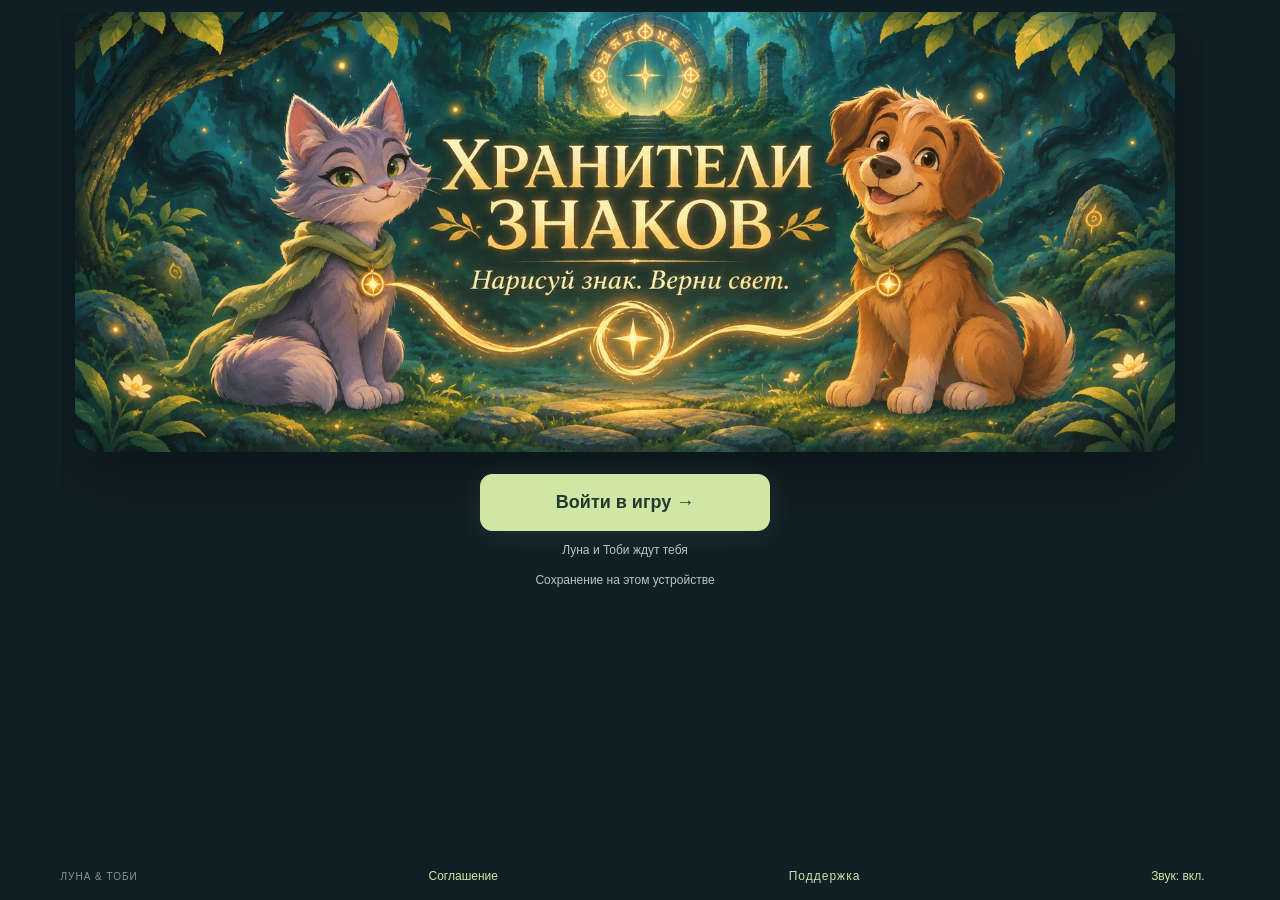
<file: index.html>
<!doctype html>
<html lang="ru"><head><meta charset="UTF-8"><meta name="referrer" content="no-referrer"><meta name="viewport" content="width=device-width,initial-scale=1,viewport-fit=cover"><meta name="theme-color" content="#101c2b"><title>Хранители знаков</title>  <script type="module" crossorigin src="./assets/main-Bxixu7jM.js"></script>
  <link rel="stylesheet" crossorigin href="./assets/main-Cn4_BwSu.css">
</head>
<body data-screen="title"><div id="app">
<header><a id="brand" href="#" aria-label="Главное меню">☾ <span>ХРАНИТЕЛИ ЗНАКОВ</span></a></header>
<main><section id="title-screen" aria-label="Заглавный экран"><h1 class="sr-only">Хранители знаков</h1><picture class="title-art"><source media="(max-width:700px)" srcset="./art/title-mobile.webp"><img src="./art/title-desktop.webp" alt="Луна и Тоби у волшебного портала. Хранители знаков. Нарисуй знак. Верни свет." fetchpriority="high"></picture><div class="title-actions"><button id="title-enter" class="primary" disabled>Войти в игру →</button><p>Луна и Тоби ждут тебя</p><p id="account-status" role="status"></p></div></section>
<section id="menu-screen" hidden aria-label="Главное меню">
 <div id="menu-home" class="menu-home"><div class="intro"><span class="eyebrow">ПЯТЬ МИРОВ · ОДНА ДРУЖБА</span><h1>Верни миру<br><em>его знаки.</em></h1><p id="menu-story">Чернильная буря погасила магию. Нарисуй свет — вместе с Луной и Тоби.</p><div id="portrait" aria-hidden="true">☾</div><div class="home-guardian-controls"><div class="home-toggle" role="group" aria-label="Хранитель"><button data-hero="luna" aria-pressed="false">☾ Луна</button><button data-hero="toby" aria-pressed="false">✦ Тоби</button></div><div class="home-toggle" role="group" aria-label="Облик хранителя"><button data-look="classic" aria-pressed="false">Классический</button><button data-look="detailed" aria-pressed="false">Детальный</button></div></div><p class="intro-foot">40 уровней · 5 боссов · бесконечное приключение</p></div>
 <div class="journey-actions" aria-label="Быстрый вход в приключение"><button id="quick-start" class="primary" disabled aria-describedby="quick-start-info"><span aria-hidden="true" class="journey-spark">✦</span><span id="quick-start-label">Продолжить путь</span><span aria-hidden="true">→</span></button><p id="quick-start-info" role="status"></p><button id="customize-journey" aria-controls="journey-settings"><svg class="journey-compass" aria-hidden="true" viewBox="0 0 40 40" fill="none"><circle cx="20" cy="20" r="16" stroke="currentColor" stroke-width="1.5"/><path d="m26 14-4 8-8 4 4-8 8-4Z" stroke="currentColor" stroke-width="1.5"/><path d="M20 1v5m0 28v5M1 20h5m28 0h5" stroke="currentColor" stroke-width="1.5"/></svg><span>Выбрать свой путь</span> <span aria-hidden="true">→</span></button></div></div>
 <div class="menu-card" id="journey-settings" hidden tabindex="-1" aria-label="Настройки приключения"><button class="menu-back" id="journey-back">← Главный выбор</button><span class="eyebrow">ТВОЁ ПУТЕШЕСТВИЕ</span><h2>Выбери свой путь</h2><button id="hero-open" aria-controls="guardian-settings">Выбрать хранителя <span id="hero-summary"></span> →</button><div class="menu-navigation"><div><label for="chapter">Глава</label><select id="chapter"></select></div><div><label for="mode">Режим</label><select id="mode"><option value="campaign">История</option><option value="challenge" disabled>Испытание «Без способностей» · после главы 4</option><option value="endless" disabled>Бесконечность · после финала</option></select></div></div><div id="level-grid" aria-label="Уровни главы"></div><p id="level-info"></p>
 <div id="unlocks"></div><div class="menu-actions"><button id="start" class="primary" disabled>Подключаемся…</button><button id="profile-open" class="profile-link">Профиль и достижения →</button></div><details class="volume-settings"><summary>Громкость</summary>
 <label for="volume-music">Музыка <output for="volume-music">25%</output></label><input type="range" id="volume-music" min="0" max="100" value="25">
 <label for="volume-effects">Эффекты <output for="volume-effects">10%</output></label><input type="range" id="volume-effects" min="0" max="100" value="10">
 </details><p id="sync-state" role="status"></p>
 </div>
 <details class="guide" hidden><summary>Как рисовать магию</summary><div class="signs">— &nbsp; | &nbsp; ∧ &nbsp; V &nbsp; ○</div><p>Рисуй мышью или пальцем на поле. Первый знак над головой врага — нужное заклинание. Один жест действует на всех с таким знаком. Ошибка прерывает комбо, но не снимает сердца. Знаки двигаются вместе с врагами. Цепочку читай слева направо, затем переходи к следующей строке.</p><div id="rare-guide"></div><p>При поражении можно добровольно посмотреть рекламу и восстановить 5 сердец один раз за попытку, если площадка предлагает ролик. Без рекламы можно сразу начать новую попытку.</p></details>
 <div class="menu-card" id="guardian-settings" hidden tabindex="-1" aria-label="Выбор хранителя"><button class="menu-back" id="guardian-back">← К выбору пути</button><span class="eyebrow">ТВОЙ ХРАНИТЕЛЬ</span><div id="guardian-portrait" class="guardian-portrait" aria-hidden="true"></div><h2>Выбери хранителя</h2><div id="heroes"><button data-hero="luna">☾ Луна <small>кошка</small></button><button data-hero="toby">✦ Тоби <small>собака</small></button></div><p class="muted">Разный характер. Одинаковая магия.</p>
 <fieldset id="appearance"><legend>Облик хранителя</legend><div class="appearance-options"><button data-look="classic" aria-pressed="true">Классический</button><button data-look="detailed" aria-pressed="false">Детальный</button></div><p class="muted">Только внешний вид — магия остаётся прежней.</p></fieldset><button id="guardian-done" class="primary">Готово →</button></div>
</section>
<section id="battle-screen" hidden aria-label="Бой"><div class="battle-bar"><div><strong id="health">♥♥♥♥♥</strong><span id="battle-title"></span></div><div><span id="score">0</span><button type="button" id="battle-sound" aria-label="Звук">🔊</button><button id="pause">Пауза</button><button id="menu">Меню</button></div></div><div id="game"></div><div class="battle-bottom"><div id="abilities"><button data-ability="shield">Щит</button><button data-ability="slow">Часы</button><button data-ability="flash">Вспышка</button></div><p id="status" role="status">Рисуй первый знак</p></div></section>
<section id="results-screen" hidden role="dialog" aria-modal="true" aria-labelledby="result-title"><span class="eyebrow" id="result-kicker"></span><h1 id="result-title"></h1><p id="result-story"></p><div class="result-stats"><div><strong id="result-score"></strong><span>очков</span></div><div><strong id="result-combo"></strong><span>лучшая серия</span></div><div><strong id="result-health"></strong><span>сердец</span></div></div><p id="countdown" role="status"></p><div id="new-achievements" role="status"></div><div class="result-actions"><button id="next" class="primary">Далее</button><button id="result-menu">В меню</button></div></section>
<section id="profile-screen" hidden aria-label="Профиль игрока"><div class="profile-heading"><div><span class="eyebrow">ТВОЯ ИСТОРИЯ</span><h1>Профиль хранителя</h1></div><button id="profile-back">В меню</button></div><p id="profile-identity"></p><p id="profile-consent"></p><p id="profile-sync-status" role="status"></p><button id="profile-sync">Обновить с другого устройства</button><p class="muted">Подробная статистика учитывается с этого обновления. Пройденные главы и рекорды сохранены.</p><label for="profile-hero">Статистика</label><select id="profile-hero"><option value="">Все хранители</option><option value="luna">Луна</option><option value="toby">Тоби</option></select><div id="profile-stats" class="profile-stats"></div><h2>Достижения <span id="achievement-count"></span></h2><p class="muted">Достижения общие для профиля. Они не дают преимуществ в бою.</p><div id="achievements"></div></section></main><footer>ЛУНА & ТОБИ <button id="license-open" class="text-button">Соглашение</button><a class="text-button" href="https://vk.ru/signwatcher" target="_blank" rel="noopener noreferrer">Поддержка</a><button class="text-button" id="music-toggle" type="button">Музыка</button></footer></div></body></html>
</file>
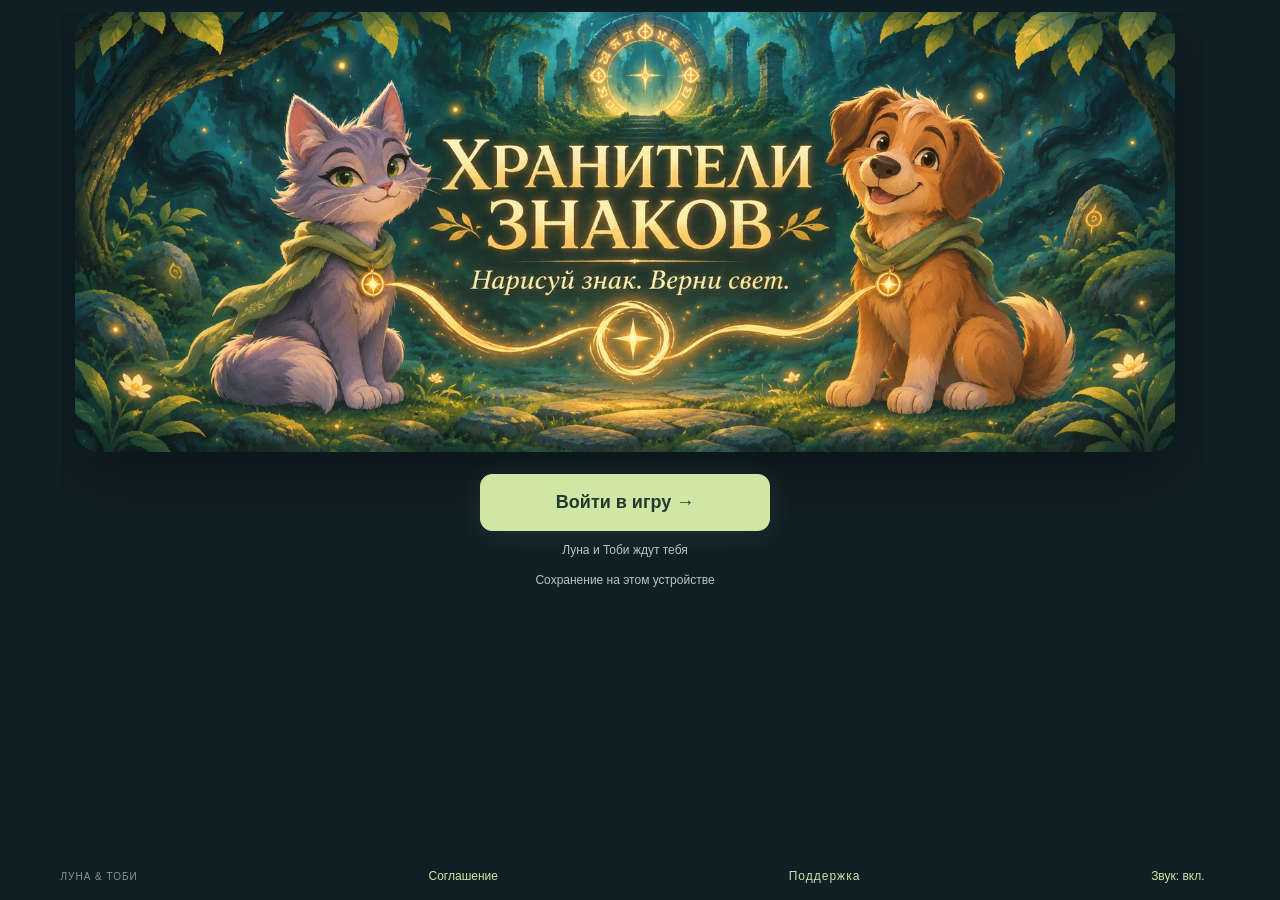
<file: desktop.html>
<!doctype html>
<html lang="ru"><head><meta charset="UTF-8"><meta name="referrer" content="no-referrer"><meta name="viewport" content="width=device-width,initial-scale=1,viewport-fit=cover"><meta name="theme-color" content="#101c2b"><title>Хранители знаков</title>  <script type="module" crossorigin src="./assets/main-Bxixu7jM.js"></script>
  <link rel="stylesheet" crossorigin href="./assets/main-Cn4_BwSu.css">
</head>
<body data-screen="title"><div id="app">
<header><a id="brand" href="#" aria-label="Главное меню">☾ <span>ХРАНИТЕЛИ ЗНАКОВ</span></a></header>
<main><section id="title-screen" aria-label="Заглавный экран"><h1 class="sr-only">Хранители знаков</h1><picture class="title-art"><source media="(max-width:700px)" srcset="./art/title-mobile.webp"><img src="./art/title-desktop.webp" alt="Луна и Тоби у волшебного портала. Хранители знаков. Нарисуй знак. Верни свет." fetchpriority="high"></picture><div class="title-actions"><button id="title-enter" class="primary" disabled>Войти в игру →</button><p>Луна и Тоби ждут тебя</p><p id="account-status" role="status"></p></div></section>
<section id="menu-screen" hidden aria-label="Главное меню">
 <div id="menu-home" class="menu-home"><div class="intro"><span class="eyebrow">ПЯТЬ МИРОВ · ОДНА ДРУЖБА</span><h1>Верни миру<br><em>его знаки.</em></h1><p id="menu-story">Чернильная буря погасила магию. Нарисуй свет — вместе с Луной и Тоби.</p><div id="portrait" aria-hidden="true">☾</div><div class="home-guardian-controls"><div class="home-toggle" role="group" aria-label="Хранитель"><button data-hero="luna" aria-pressed="false">☾ Луна</button><button data-hero="toby" aria-pressed="false">✦ Тоби</button></div><div class="home-toggle" role="group" aria-label="Облик хранителя"><button data-look="classic" aria-pressed="false">Классический</button><button data-look="detailed" aria-pressed="false">Детальный</button></div></div><p class="intro-foot">40 уровней · 5 боссов · бесконечное приключение</p></div>
 <div class="journey-actions" aria-label="Быстрый вход в приключение"><button id="quick-start" class="primary" disabled aria-describedby="quick-start-info"><span aria-hidden="true" class="journey-spark">✦</span><span id="quick-start-label">Продолжить путь</span><span aria-hidden="true">→</span></button><p id="quick-start-info" role="status"></p><button id="customize-journey" aria-controls="journey-settings"><svg class="journey-compass" aria-hidden="true" viewBox="0 0 40 40" fill="none"><circle cx="20" cy="20" r="16" stroke="currentColor" stroke-width="1.5"/><path d="m26 14-4 8-8 4 4-8 8-4Z" stroke="currentColor" stroke-width="1.5"/><path d="M20 1v5m0 28v5M1 20h5m28 0h5" stroke="currentColor" stroke-width="1.5"/></svg><span>Выбрать свой путь</span> <span aria-hidden="true">→</span></button></div></div>
 <div class="menu-card" id="journey-settings" hidden tabindex="-1" aria-label="Настройки приключения"><button class="menu-back" id="journey-back">← Главный выбор</button><span class="eyebrow">ТВОЁ ПУТЕШЕСТВИЕ</span><h2>Выбери свой путь</h2><button id="hero-open" aria-controls="guardian-settings">Выбрать хранителя <span id="hero-summary"></span> →</button><div class="menu-navigation"><div><label for="chapter">Глава</label><select id="chapter"></select></div><div><label for="mode">Режим</label><select id="mode"><option value="campaign">История</option><option value="challenge" disabled>Испытание «Без способностей» · после главы 4</option><option value="endless" disabled>Бесконечность · после финала</option></select></div></div><div id="level-grid" aria-label="Уровни главы"></div><p id="level-info"></p>
 <div id="unlocks"></div><div class="menu-actions"><button id="start" class="primary" disabled>Подключаемся…</button><button id="profile-open" class="profile-link">Профиль и достижения →</button></div><details class="volume-settings"><summary>Громкость</summary>
 <label for="volume-music">Музыка <output for="volume-music">25%</output></label><input type="range" id="volume-music" min="0" max="100" value="25">
 <label for="volume-effects">Эффекты <output for="volume-effects">10%</output></label><input type="range" id="volume-effects" min="0" max="100" value="10">
 </details><p id="sync-state" role="status"></p>
 </div>
 <details class="guide" hidden><summary>Как рисовать магию</summary><div class="signs">— &nbsp; | &nbsp; ∧ &nbsp; V &nbsp; ○</div><p>Рисуй мышью или пальцем на поле. Первый знак над головой врага — нужное заклинание. Один жест действует на всех с таким знаком. Ошибка прерывает комбо, но не снимает сердца. Знаки двигаются вместе с врагами. Цепочку читай слева направо, затем переходи к следующей строке.</p><div id="rare-guide"></div><p>При поражении можно добровольно посмотреть рекламу и восстановить 5 сердец один раз за попытку, если площадка предлагает ролик. Без рекламы можно сразу начать новую попытку.</p></details>
 <div class="menu-card" id="guardian-settings" hidden tabindex="-1" aria-label="Выбор хранителя"><button class="menu-back" id="guardian-back">← К выбору пути</button><span class="eyebrow">ТВОЙ ХРАНИТЕЛЬ</span><div id="guardian-portrait" class="guardian-portrait" aria-hidden="true"></div><h2>Выбери хранителя</h2><div id="heroes"><button data-hero="luna">☾ Луна <small>кошка</small></button><button data-hero="toby">✦ Тоби <small>собака</small></button></div><p class="muted">Разный характер. Одинаковая магия.</p>
 <fieldset id="appearance"><legend>Облик хранителя</legend><div class="appearance-options"><button data-look="classic" aria-pressed="true">Классический</button><button data-look="detailed" aria-pressed="false">Детальный</button></div><p class="muted">Только внешний вид — магия остаётся прежней.</p></fieldset><button id="guardian-done" class="primary">Готово →</button></div>
</section>
<section id="battle-screen" hidden aria-label="Бой"><div class="battle-bar"><div><strong id="health">♥♥♥♥♥</strong><span id="battle-title"></span></div><div><span id="score">0</span><button type="button" id="battle-sound" aria-label="Звук">🔊</button><button id="pause">Пауза</button><button id="menu">Меню</button></div></div><div id="game"></div><div class="battle-bottom"><div id="abilities"><button data-ability="shield">Щит</button><button data-ability="slow">Часы</button><button data-ability="flash">Вспышка</button></div><p id="status" role="status">Рисуй первый знак</p></div></section>
<section id="results-screen" hidden role="dialog" aria-modal="true" aria-labelledby="result-title"><span class="eyebrow" id="result-kicker"></span><h1 id="result-title"></h1><p id="result-story"></p><div class="result-stats"><div><strong id="result-score"></strong><span>очков</span></div><div><strong id="result-combo"></strong><span>лучшая серия</span></div><div><strong id="result-health"></strong><span>сердец</span></div></div><p id="countdown" role="status"></p><div id="new-achievements" role="status"></div><div class="result-actions"><button id="next" class="primary">Далее</button><button id="result-menu">В меню</button></div></section>
<section id="profile-screen" hidden aria-label="Профиль игрока"><div class="profile-heading"><div><span class="eyebrow">ТВОЯ ИСТОРИЯ</span><h1>Профиль хранителя</h1></div><button id="profile-back">В меню</button></div><p id="profile-identity"></p><p id="profile-consent"></p><p id="profile-sync-status" role="status"></p><button id="profile-sync">Обновить с другого устройства</button><p class="muted">Подробная статистика учитывается с этого обновления. Пройденные главы и рекорды сохранены.</p><label for="profile-hero">Статистика</label><select id="profile-hero"><option value="">Все хранители</option><option value="luna">Луна</option><option value="toby">Тоби</option></select><div id="profile-stats" class="profile-stats"></div><h2>Достижения <span id="achievement-count"></span></h2><p class="muted">Достижения общие для профиля. Они не дают преимуществ в бою.</p><div id="achievements"></div></section></main><footer>ЛУНА & ТОБИ <button id="license-open" class="text-button">Соглашение</button><a class="text-button" href="https://vk.ru/signwatcher" target="_blank" rel="noopener noreferrer">Поддержка</a><button class="text-button" id="music-toggle" type="button">Музыка</button></footer></div></body></html>
</file>
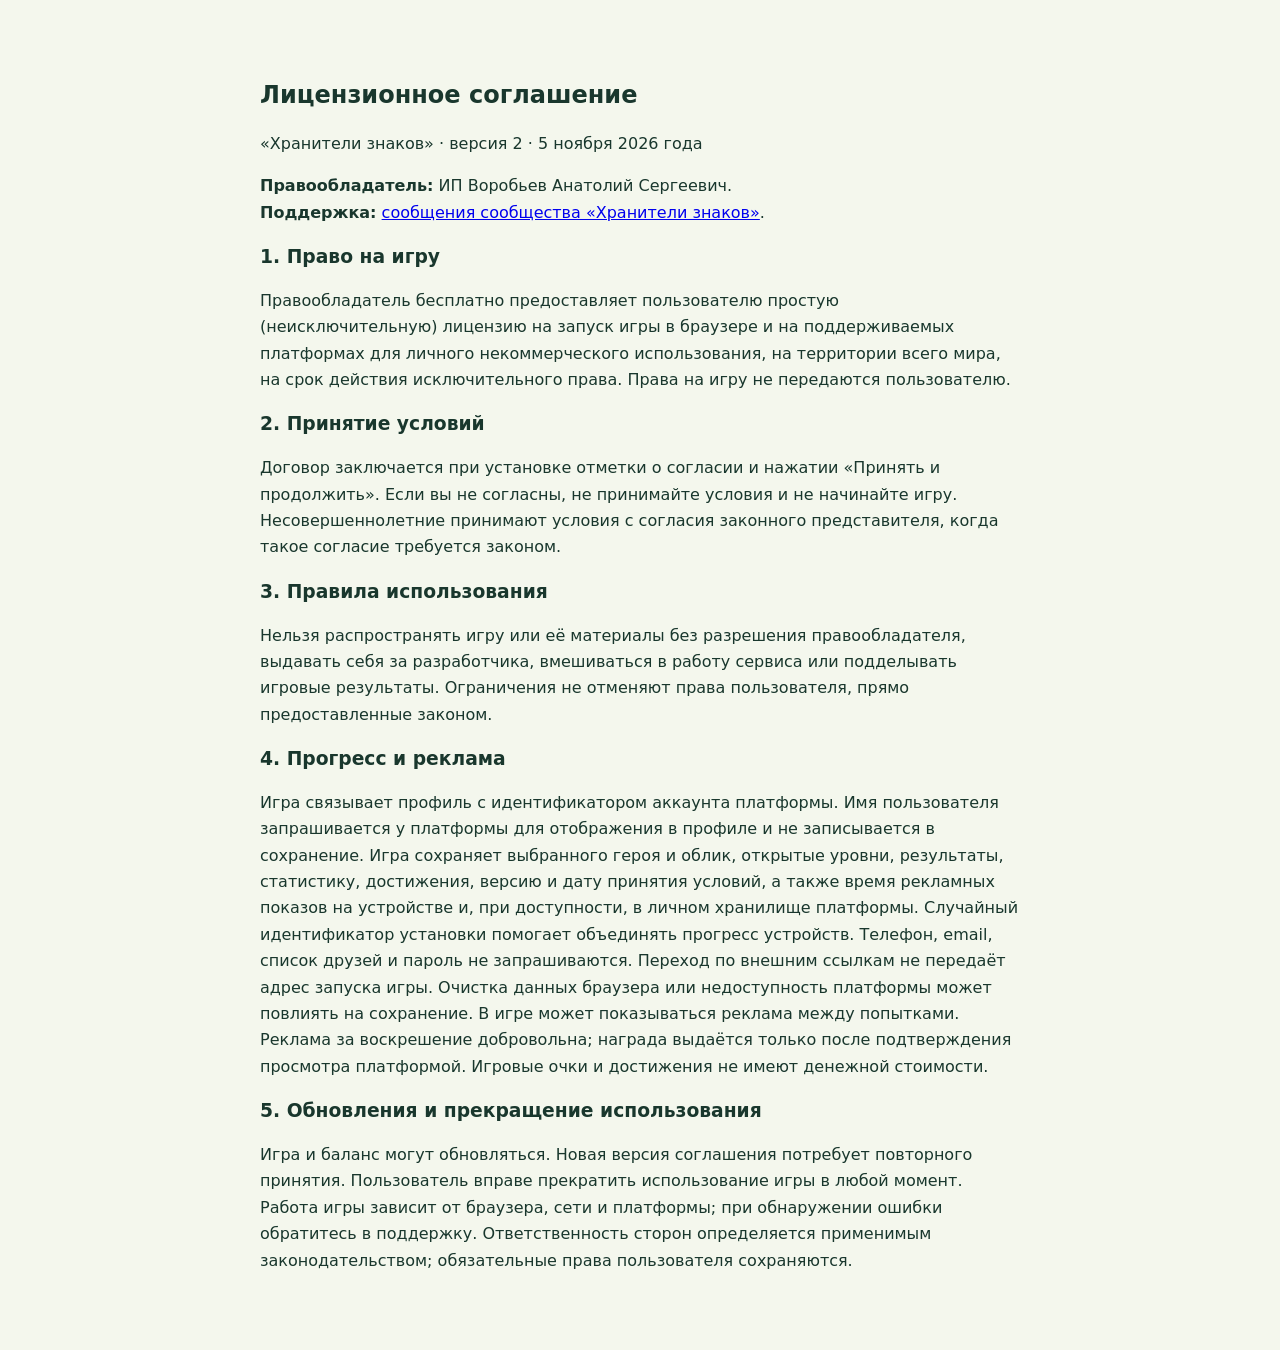
<file: license.html>
<!doctype html><html lang="ru"><meta charset="utf-8"><meta name="referrer" content="no-referrer"><meta name="viewport" content="width=device-width,initial-scale=1"><title>Соглашение — Хранители знаков</title><style>body{max-width:760px;margin:40px auto;padding:20px;font:16px/1.65 system-ui;color:#19372d;background:#f4f7ed}h2,h3{line-height:1.3}</style><main><h2>Лицензионное соглашение</h2><p>«Хранители знаков» · версия 2 · 5 ноября 2026 года</p>
<p><strong>Правообладатель:</strong> ИП Воробьев Анатолий Сергеевич.<br><strong>Поддержка:</strong> <a href="https://vk.ru/signwatcher" target="_blank" rel="noopener noreferrer">сообщения сообщества «Хранители знаков»</a>.</p>
<h3>1. Право на игру</h3><p>Правообладатель бесплатно предоставляет пользователю простую (неисключительную) лицензию на запуск игры в браузере и на поддерживаемых платформах для личного некоммерческого использования, на территории всего мира, на срок действия исключительного права. Права на игру не передаются пользователю.</p>
<h3>2. Принятие условий</h3><p>Договор заключается при установке отметки о согласии и нажатии «Принять и продолжить». Если вы не согласны, не принимайте условия и не начинайте игру. Несовершеннолетние принимают условия с согласия законного представителя, когда такое согласие требуется законом.</p>
<h3>3. Правила использования</h3><p>Нельзя распространять игру или её материалы без разрешения правообладателя, выдавать себя за разработчика, вмешиваться в работу сервиса или подделывать игровые результаты. Ограничения не отменяют права пользователя, прямо предоставленные законом.</p>
<h3>4. Прогресс и реклама</h3><p>Игра связывает профиль с идентификатором аккаунта платформы. Имя пользователя запрашивается у платформы для отображения в профиле и не записывается в сохранение. Игра сохраняет выбранного героя и облик, открытые уровни, результаты, статистику, достижения, версию и дату принятия условий, а также время рекламных показов на устройстве и, при доступности, в личном хранилище платформы. Случайный идентификатор установки помогает объединять прогресс устройств. Телефон, email, список друзей и пароль не запрашиваются. Переход по внешним ссылкам не передаёт адрес запуска игры. Очистка данных браузера или недоступность платформы может повлиять на сохранение. В игре может показываться реклама между попытками. Реклама за воскрешение добровольна; награда выдаётся только после подтверждения просмотра платформой. Игровые очки и достижения не имеют денежной стоимости.</p>
<h3>5. Обновления и прекращение использования</h3><p>Игра и баланс могут обновляться. Новая версия соглашения потребует повторного принятия. Пользователь вправе прекратить использование игры в любой момент. Работа игры зависит от браузера, сети и платформы; при обнаружении ошибки обратитесь в поддержку. Ответственность сторон определяется применимым законодательством; обязательные права пользователя сохраняются.</p></main></html>
</file>
<file: assets/main-Cn4_BwSu.css>
*{box-sizing:border-box}[hidden]{display:none!important}:root{font-family:Segoe UI,Arial,sans-serif;color:#eaf1df;background:var(--page)}body{margin:0}button,select{font:inherit;color:inherit}button{cursor:pointer;border:1px solid var(--border);border-radius:12px;background:var(--button);padding:12px 18px}button:hover{border-color:var(--accent);background:var(--selected)}button:disabled{opacity:.4;cursor:default}button:focus-visible,select:focus-visible,a:focus-visible{outline:3px solid #d1e8ab;outline-offset:3px}#app{max-width:1180px;margin:auto;padding:22px}header,footer{display:flex;justify-content:space-between;align-items:center}header{margin-bottom:24px;font-size:12px;color:#a1b6b2;letter-spacing:2px}#brand{color:var(--accent);text-decoration:none;font-weight:700;display:flex;align-items:center;gap:12px;font-size:22px}#brand span{font-size:12px}h1,h2{font-family:Georgia,serif;font-weight:400}h1{font-size:clamp(36px,5vw,62px);line-height:1.12;margin:20px 0}h1 em{font-style:normal;color:var(--accent)}h2{font-size:28px;margin:14px 0 22px}p{line-height:1.65;color:var(--muted)}.eyebrow{font-size:10px;font-weight:700;letter-spacing:3px;color:var(--accent)}#menu-screen{display:grid;grid-template-columns:1fr 1fr;gap:26px}.intro{border-radius:24px;background:radial-gradient(ellipse at 50% 65%,var(--glow),var(--intro) 60%,var(--deep));padding:42px;position:relative;overflow:hidden}.intro p{font-size:15px}.intro-foot{font-size:11px!important;position:absolute;bottom:15px;left:42px}.menu-card{padding:30px 34px;background:var(--panel);border:1px solid var(--border);border-radius:24px}#portrait{height:180px;width:180px;border:1px solid var(--border);border-radius:50%;margin:40px auto 65px;display:grid;place-items:center;color:var(--accent);font-size:110px;box-shadow:0 0 0 24px #d1e6af08,0 0 0 54px #d1e6af04}#heroes{display:flex;gap:10px}#heroes button{flex:1;font-size:20px;text-align:left}small{display:block;color:var(--muted);font-size:11px;margin-top:5px}.selected{background:var(--selected)!important;border-color:var(--accent)!important}.muted{font-size:12px;margin:10px 0 18px}label{font-size:12px;color:var(--muted);display:block;margin:13px 0 7px}select{width:100%;border-radius:10px;border:1px solid var(--border);background:var(--button);padding:12px}#level-grid{display:grid;grid-template-columns:repeat(8,1fr);gap:5px;margin-top:16px}#level-grid button{padding:10px 0;font-size:13px;position:relative}#level-grid .complete:after{content:"·";color:#cce8a1;position:absolute;bottom:-1px;left:45%}#level-info,#unlocks,#sync-state{font-size:12px;margin:10px 0}#unlocks{color:var(--accent)}.primary{background:var(--accent);color:var(--ink);font-weight:700;border-color:var(--accent)}.primary:hover{background:var(--accent-hover)}#start{width:100%;margin-top:15px;padding:16px}.check{display:flex;gap:8px;align-items:center}.check input{accent-color:#b9d28c;width:17px;height:17px}.guide{grid-column:1/-1;border-top:1px solid var(--border);padding:20px 0;color:var(--muted)}.guide summary{cursor:pointer;font-size:14px}.guide p{max-width:760px;font-size:14px}.signs{font-size:28px;color:var(--accent);margin-top:18px}footer{font-size:10px;letter-spacing:2px;color:#7f9b98;padding-top:24px}.battle-bar{display:flex;justify-content:space-between;align-items:center;padding:12px 0;gap:10px}.battle-bar>div{display:flex;align-items:center;gap:12px}#health{color:#d5e7a5;letter-spacing:2px;font-size:22px}#battle-title{font-size:12px;color:#b5c9c0}#score{font-size:18px;color:#d6e6a7}#game{width:100%;aspect-ratio:1024/640;border-radius:20px;overflow:hidden;border:1px solid var(--border);background:#173b36}canvas{display:block;touch-action:none}.battle-bottom{display:flex;justify-content:space-between;align-items:center;gap:10px}#abilities{display:flex;gap:8px;padding:12px 0}#abilities button{font-size:12px;padding:12px}#status{font-size:12px;max-width:48%;text-align:right}#results-screen{text-align:center;max-width:720px;padding:60px 30px;margin:30px auto;background:radial-gradient(ellipse at top,var(--glow),var(--panel));border-radius:28px;border:1px solid var(--border)}.result-stats{display:flex;justify-content:center;gap:45px;margin:40px 0}.result-stats strong{display:block;font:36px Georgia,serif;color:var(--accent)}.result-stats span{font-size:12px;color:#9db8ac}.result-actions{display:flex;justify-content:center;gap:12px}#countdown{min-height:26px}.game-dialog{max-width:440px;width:calc(100% - 32px);border:1px solid #78998a;border-radius:22px;background:var(--deep);color:#edf5ec;padding:28px}.game-dialog::backdrop{background:#071119dd}.game-dialog p{line-height:1.6;color:#b3c4c6}.dialog-actions{display:grid;gap:10px}.dialog-actions .primary{margin:0}body[data-screen=battle] header,body[data-screen=battle] footer{display:none}body.mobile #app{max-width:540px;padding:12px}body.mobile #menu-screen{display:block}body.mobile .intro{padding:26px;margin-bottom:16px;min-height:225px}body.mobile .intro h1{font-size:36px;max-width:75%;margin:14px 0}body.mobile .intro p{font-size:12px;max-width:75%}body.mobile #portrait{position:absolute;right:20px;top:85px;width:72px;height:72px;margin:0;font-size:50px}body.mobile .intro-foot{position:static!important;margin:18px 0 0;max-width:100%!important;font-size:9px!important}body.mobile .menu-card{padding:24px 20px}body.mobile #brand span{font-size:10px}body.mobile #game{aspect-ratio:480/800;border-radius:14px}body.mobile #battle-screen{max-width:calc((100dvh - 142px)*.6);margin:auto}body.mobile .battle-bar{padding:4px 0 8px;align-items:start}body.mobile .battle-bar>div{gap:6px;flex-wrap:wrap}body.mobile #battle-title{width:100%;font-size:10px}body.mobile .battle-bar button{padding:8px;font-size:11px}body.mobile #health{font-size:19px}body.mobile #score{font-size:14px}body.mobile .battle-bottom{display:block}body.mobile #abilities{padding:7px 0;justify-content:space-between}body.mobile #abilities button{padding:9px 6px;flex:1;font-size:11px}body.mobile #status{max-width:100%;margin:0;text-align:center;font-size:10px}body.mobile #results-screen{padding:35px 18px}body.mobile .result-stats{gap:25px}body.mobile .result-stats strong{font-size:28px}body.mobile footer{letter-spacing:0}body.mobile .guide{margin-top:18px}.game-dialog h2{font-size:26px}body.mobile #portrait{top:74px;width:64px;height:64px;font-size:44px}body.mobile .intro p{max-width:100%}#app,main,section,.menu-card,.battle-bar>div{min-width:0}button,select{max-width:100%}p,strong{overflow-wrap:anywhere}.battle-bar>div{min-width:0}#battle-title{overflow-wrap:anywhere}#score{font-variant-numeric:tabular-nums;white-space:nowrap}#results-screen .result-stats{display:grid;grid-template-columns:repeat(3,minmax(0,1fr));gap:16px}.result-actions{flex-wrap:wrap}.profile-link{width:100%;margin-top:10px}.text-button{padding:5px 0;background:none;border:0;font-size:12px;color:#b8cdb9}.text-button:hover{background:none;text-decoration:underline}.profile-heading{display:flex;align-items:center;justify-content:space-between;gap:14px}.profile-heading h1{font-size:38px}#profile-screen{padding:24px;background:var(--panel);border-radius:24px}.profile-stats{display:grid;grid-template-columns:repeat(3,minmax(0,1fr));gap:12px;margin:24px 0}.profile-stats>div{background:var(--button);padding:18px;border-radius:12px;min-width:0}.profile-stats strong{display:block;font-size:25px;color:var(--accent)}.profile-stats span{display:block;font-size:12px;color:var(--muted);margin-top:6px}#achievements{display:grid;grid-template-columns:repeat(2,minmax(0,1fr));gap:12px}.achievement{border:1px solid var(--border);border-radius:14px;padding:16px;color:#a7bcb1}.achievement h3{margin:0;font-size:17px}.achievement p{font-size:13px;margin:8px 0}.achievement span{font-variant-numeric:tabular-nums;font-size:13px}.achievement.unlocked{border-color:var(--accent);background:var(--selected);color:var(--accent)}.achievement-toast{padding:12px;border:1px solid var(--border);border-radius:12px;color:var(--accent)}.license-dialog{max-width:720px;max-height:90dvh;overflow:auto;padding:22px}.license-content{max-height:52dvh;overflow:auto;padding-right:14px;overscroll-behavior:contain}.license-content h2{margin-top:0}.license-content h3{font-size:16px}.license-content p{font-size:14px}.license-dialog .check{font-size:14px;line-height:1.5;margin:18px 0}.check input{flex-shrink:0}.rare-card{display:flex;align-items:center;gap:16px;max-width:550px}.rare-card svg{width:80px;height:80px;flex-shrink:0;color:#d7e5ac}.rare-card p{font-size:13px}#rare-guide{display:flex;gap:24px;flex-wrap:wrap}.game-dialog{overflow-wrap:anywhere;max-height:90dvh;overflow:auto}body.mobile #battle-screen{width:100%;max-width:min(100%,max(260px,calc((100svh - 190px)*.6)))}body.mobile .battle-bar{display:grid;grid-template-columns:minmax(0,1fr) auto;gap:8px;align-items:center}body.mobile .battle-bar>div:first-child{display:grid;gap:4px}body.mobile .battle-bar>div:last-child{display:grid;grid-template-columns:auto auto;gap:5px;max-width:145px}body.mobile #score{grid-column:1/-1;font-size:13px;text-align:right}body.mobile #health{font-size:17px;letter-spacing:1px;white-space:nowrap}body.mobile #battle-title{font-size:10px;line-height:1.4}body.mobile .battle-bar button{padding:7px;font-size:11px;min-width:0}body.mobile #abilities{gap:4px}body.mobile #abilities button{min-width:0;padding:8px 3px;font-size:10px}body.mobile #status{line-height:1.4;min-height:28px}body.mobile #profile-screen{padding:18px}body.mobile .profile-heading{align-items:start;flex-wrap:wrap}body.mobile .profile-heading h1{font-size:30px}body.mobile .profile-stats{grid-template-columns:repeat(2,minmax(0,1fr))}body.mobile .profile-stats>div{padding:12px}body.mobile .profile-stats strong{font-size:22px}body.mobile #achievements{grid-template-columns:minmax(0,1fr)}body.mobile .result-stats strong{font-size:clamp(18px,5vw,28px)}body.mobile #level-grid{gap:3px}body.mobile .intro h1{font-size:32px}body.mobile .intro{padding:22px}body.mobile .menu-card{padding:20px 16px}.license-content a{color:var(--accent)}footer{gap:12px;flex-wrap:wrap}.text-button{text-decoration:none}:root{--page:#101f25;--panel:#172f32;--button:#203e3e;--glow:#355c4a;--intro:#183b34;--deep:#13272c;--border:#4b6960;--selected:#395b4b;--accent:#d0e6a4;--accent-hover:#e4f2c2;--ink:#20392f;--muted:#b4c9bd}:root[data-chapter="1"]{--page:#1b172b;--panel:#2b2541;--button:#393051;--glow:#584375;--intro:#342847;--deep:#231e35;--border:#746088;--selected:#59426f;--accent:#dfc3f6;--accent-hover:#efddff;--ink:#31213e;--muted:#c4b8d4}:root[data-chapter="2"]{--page:#12232f;--panel:#1a3545;--button:#234658;--glow:#36677b;--intro:#204554;--deep:#152c3c;--border:#517d90;--selected:#335e72;--accent:#afe2ed;--accent-hover:#d4f3fa;--ink:#163640;--muted:#aecbd7}:root[data-chapter="3"]{--page:#17182d;--panel:#262842;--button:#333652;--glow:#484d78;--intro:#2d2f50;--deep:#1e2039;--border:#696c9b;--selected:#4d4e78;--accent:#d4cdfa;--accent-hover:#ede8ff;--ink:#292747;--muted:#c0bedb}:root[data-chapter="4"]{--page:#271a26;--panel:#3c2939;--button:#503447;--glow:#75465c;--intro:#4b2e40;--deep:#302130;--border:#976779;--selected:#70455b;--accent:#f1c2a7;--accent-hover:#ffdfca;--ink:#462b35;--muted:#d5bac5}body{background:var(--page);min-height:100svh;transition:background-color .3s}.intro,.menu-card,button,select,#profile-screen{transition:background-color .25s,border-color .25s,color .25s}p{color:var(--muted)}button:focus-visible,select:focus-visible,a:focus-visible{outline-color:var(--accent)}.check input{accent-color:var(--accent)}.license-content a,.rare-card svg,.text-button{color:var(--accent)}#portrait{box-shadow:0 0 0 24px color-mix(in srgb,var(--accent) 4%,transparent),0 0 0 54px color-mix(in srgb,var(--accent) 2%,transparent)}.sr-only{position:absolute;width:1px;height:1px;margin:-1px;overflow:hidden;clip-path:inset(50%);white-space:nowrap}body[data-screen=title] header{display:none}#title-screen{max-width:1100px;margin:0 auto;text-align:center}.title-art{display:block;border-radius:24px;overflow:hidden;background:#102a29;box-shadow:0 20px 65px #0005}.title-art img{display:block;width:100%;height:auto;object-fit:contain;max-height:calc(100svh - 180px)}.title-actions{padding:22px 16px 0}.title-actions button{min-width:min(100%,290px);padding:17px 32px;font-size:18px;box-shadow:0 4px 30px #d0e6a418}.title-actions p{font-size:12px;margin:10px 0 0}.appearance-options{display:grid;grid-template-columns:1fr 1fr;gap:8px}.appearance-options button{padding:10px 8px;font-size:13px}#appearance{border:0;padding:0;margin:22px 0 12px;min-width:0}#appearance legend{font-size:12px;color:var(--muted);padding:0;margin-bottom:8px}#appearance .muted{margin-bottom:0;font-size:11px}#portrait.detailed{border:0;background:none;border-radius:0;box-shadow:none;height:250px;width:230px;margin:30px auto 60px;font-size:0}#portrait img{width:100%;height:100%;object-fit:contain;filter:drop-shadow(0 12px 15px #0003)}body.mobile #title-screen{max-width:460px}.mobile .title-art{border-radius:18px}.mobile .title-art img{max-height:calc(100svh - 164px)}body.mobile .title-actions{padding-top:16px}body.mobile .title-actions button{min-width:min(100%,260px);padding:14px 24px;font-size:16px}body.mobile #portrait.detailed{position:static;width:140px;height:160px;margin:12px auto 6px}body.mobile .intro:has(#portrait.detailed) h1{max-width:100%}body.mobile #appearance{margin-top:18px}body.mobile .appearance-options button{font-size:12px}body.mobile #title-screen .title-actions p{margin-top:8px}body[data-screen=title] footer{padding-top:18px}@media(prefers-reduced-motion:reduce){body,.intro,.menu-card,button,select,#profile-screen{transition:none}}body.desktop{height:100dvh;min-height:0;overflow:hidden}body.desktop #app{height:100dvh;min-width:0;padding:12px 18px;display:flex;flex-direction:column;overflow:hidden}body.desktop header{flex:none;margin-bottom:12px;min-height:24px}body.desktop main{flex:1;min-height:0;overflow:auto;overscroll-behavior:contain;scrollbar-gutter:stable;scrollbar-color:var(--border) var(--page)}body.desktop footer{flex:none;padding-top:10px;min-height:30px;letter-spacing:1px}body.desktop #menu-screen{grid-template-columns:minmax(0,1fr) minmax(0,1.15fr);gap:14px}body.desktop .menu-card{padding:18px 22px}body.desktop .menu-card h2{font-size:25px;margin:8px 0 12px}body.desktop #heroes button{padding:8px 12px;font-size:17px}body.desktop #heroes small{margin-top:2px}body.desktop .menu-card>.muted{display:none}body.desktop #appearance{margin:12px 0 8px}body.desktop #appearance legend{margin-bottom:5px}body.desktop #appearance .muted{font-size:10px;margin:4px 0 0;line-height:1.3}body.desktop .appearance-options button{padding:8px}body.desktop .menu-navigation{display:grid;grid-template-columns:minmax(0,1fr) minmax(0,1fr);gap:10px}body.desktop .menu-navigation>div{min-width:0}body.desktop label{margin:6px 0 4px}body.desktop select{padding:8px;font-size:12px;min-width:0}body.desktop #level-grid{margin-top:10px}body.desktop #level-grid button{padding:8px 0}body.desktop #level-info,body.desktop #unlocks,body.desktop #sync-state{font-size:11px;line-height:1.4;margin:6px 0}body.desktop .menu-actions{display:grid;grid-template-columns:minmax(0,1fr) minmax(0,1fr);gap:8px;margin-top:10px}body.desktop #start,body.desktop #profile-open{margin:0;padding:11px 8px;font-size:12px;min-width:0}body.desktop .intro{padding:26px;display:flex;flex-direction:column;justify-content:center}body.desktop .intro h1{font-size:clamp(30px,4vw,48px);margin:14px 0}body.desktop .intro p{font-size:13px;margin:8px 0}body.desktop #portrait{width:130px;height:130px;font-size:84px;margin:22px auto}body.desktop #portrait.detailed{width:170px;height:185px;margin:10px auto}body.desktop .intro-foot{position:static;margin:12px 0 0!important;font-size:10px!important}body.desktop .guide{padding:10px 0}body.desktop .guide summary{font-size:12px}body.desktop #battle-screen{width:min(100%,calc((100dvh - 150px)*1.6));margin:auto}body.desktop .battle-bar{padding:5px 0 8px;min-height:44px}body.desktop .battle-bar>div{gap:8px;flex-wrap:wrap}body.desktop .battle-bar button{padding:8px 10px;font-size:12px}body.desktop #abilities{padding:8px 0}body.desktop #abilities button{padding:9px;font-size:11px}body.desktop #status{font-size:11px;line-height:1.4}body.desktop #results-screen{padding:24px;margin:8px auto}body.desktop #results-screen h1{font-size:36px;margin:14px 0}body.desktop .result-stats{margin:20px 0}@media(max-height:680px){body.desktop #app{padding:8px 12px}body.desktop header{margin-bottom:8px}body.desktop .menu-card{padding:12px 16px}body.desktop .menu-card>.eyebrow{display:none}body.desktop .menu-card h2{font-size:22px;margin:0 0 8px}body.desktop #appearance{margin:8px 0 6px}body.desktop #portrait{width:95px;height:95px;font-size:65px;margin:14px auto}body.desktop #portrait.detailed{height:145px;width:145px;margin:6px auto}body.desktop .intro{padding:20px}body.desktop .intro h1{font-size:34px}body.desktop #level-grid button{padding:6px 0}body.desktop .menu-actions{margin-top:6px}}@media(max-width:760px){body.desktop #menu-screen{grid-template-columns:minmax(0,1fr)}body.desktop .intro{display:none}body.desktop .menu-card{max-width:580px;width:100%;margin:auto}body.desktop #battle-title{font-size:10px}body.desktop #health{font-size:17px}body.desktop #score{font-size:13px}}:root{--world-light:0}.intro{background:radial-gradient(ellipse at 50% 65%,color-mix(in srgb,var(--glow),#e1e6d0 calc(var(--world-light)*14%)),var(--intro) 60%,color-mix(in srgb,var(--deep),#060b14 calc((1 - var(--world-light))*30%)))}.menu-card{background:color-mix(in srgb,var(--panel),#080d16 calc((1 - var(--world-light))*20%))}#results-screen{background:radial-gradient(ellipse at top,color-mix(in srgb,var(--glow),#e1e6d0 calc(var(--world-light)*14%)),var(--panel))}body[data-screen=results] header,body[data-screen=results] footer{display:none}body[data-screen=results] main{position:relative}body[data-screen=results] .battle-bar,body[data-screen=results] .battle-bottom{visibility:hidden}body[data-screen=results] #results-screen{position:absolute;z-index:5;top:38px;left:50%;transform:translate(-50%);width:min(90%,600px);max-height:calc(100% - 200px);overflow:auto;overscroll-behavior:contain;margin:0;padding:20px 24px;background:color-mix(in srgb,var(--panel) 91%,transparent);border:1px solid var(--border);border-radius:20px;box-shadow:0 8px 30px #0003}body[data-screen=results] #result-title{font-size:32px;margin:8px 0 12px}body[data-screen=results] #result-story{font-size:13px;line-height:1.5;margin:8px 0}body[data-screen=results] .result-stats{margin:14px 0;gap:12px}body[data-screen=results] .result-stats strong{font-size:25px}body[data-screen=results] #countdown:empty{display:none}body[data-screen=results] .achievement-toast{margin:6px 0;padding:7px;font-size:12px}body[data-screen=results] .result-actions{position:sticky;bottom:-1px;background:var(--panel);padding:8px 0 0;gap:8px}body[data-screen=results] .result-actions button{padding:10px 12px;font-size:12px}body.mobile[data-screen=results] #results-screen{top:74px;width:90%;padding:16px;max-height:calc(100% - 270px)}body.mobile[data-screen=results] #result-title{font-size:26px}@media(max-height:600px){body.desktop[data-screen=results] #results-screen{top:40px;max-height:calc(100% - 165px);padding:14px 18px}body.desktop[data-screen=results] #result-title{font-size:26px}}body.mobile .battle-bar>div:last-child{grid-template-columns:auto auto auto;max-width:none}body.mobile #score{grid-column:1/-1}.volume-settings{margin-top:10px;font-size:13px}.volume-settings summary{cursor:pointer}.volume-settings label{display:flex;justify-content:space-between}.volume-settings input{width:100%;accent-color:var(--accent)}:root[data-mode=endless]{--page:#432c30;--panel:#51363d;--button:#67444c;--glow:#b76c49;--intro:#714947;--deep:#36252d;--border:#b78784;--selected:#8c5666;--accent:#ffe6d5;--accent-hover:#fff6ef;--ink:#492c32;--muted:#ecd2d9}body[data-mode=endless]{animation:endless-colors 48s ease-in-out infinite}body[data-mode=endless] .intro{animation:endless-glow 48s ease-in-out infinite}@keyframes endless-colors{0%,to{background-color:#583722}33.333%{background-color:#726866}66.667%{background-color:#633d50}}@keyframes endless-glow{0%,to{background:#8c5035}33.333%{background:#827672}66.667%{background:#905568}}@media(prefers-reduced-motion:reduce){body[data-mode=endless],body[data-mode=endless] .intro{animation:none}}.journey-actions{position:relative;z-index:1;margin:6px 0 16px;max-width:390px}#quick-start{display:flex;align-items:center;justify-content:space-between;gap:10px;width:100%;min-height:54px;padding:14px 18px;border-radius:15px;box-shadow:0 6px 24px color-mix(in srgb,var(--accent) 15%,transparent);font-size:16px}.journey-spark{font-size:24px;font-weight:400}#quick-start-label{flex:1;text-align:left}.intro #quick-start-info{max-width:100%;font-size:11px;line-height:1.5;margin:9px 2px 12px;color:var(--muted)}#customize-journey{display:flex;justify-content:space-between;gap:12px;width:100%;min-height:44px;padding:11px 16px;border-radius:12px;background:color-mix(in srgb,var(--deep) 65%,transparent);font-size:13px}#journey-settings{scroll-margin-top:12px}#journey-settings:focus-visible{outline:2px solid var(--accent);outline-offset:-3px}body.desktop .intro{justify-content:flex-start}body.desktop #portrait{width:90px;height:90px;font-size:62px;margin:14px auto}body.desktop #portrait.detailed{width:120px;height:130px;margin:6px auto}body.desktop .intro-foot{margin-top:auto!important;padding-top:10px}body.mobile .intro{padding:22px;min-height:0}body.mobile .intro h1{max-width:100%;padding-right:55px;font-size:32px}body.mobile .journey-actions{max-width:none;margin:20px 0 16px}body.mobile .intro #menu-story{max-width:100%;margin:12px 0 0}body.mobile #portrait,body.mobile #portrait.detailed{position:absolute;right:12px;top:42px;width:64px;height:84px;margin:0;pointer-events:none}body.mobile #portrait:not(.detailed){top:61px;height:56px;width:56px;font-size:36px;box-shadow:none}body.mobile .intro-foot{margin-top:12px;font-size:9px!important}@media(max-height:680px){body.desktop .intro{padding:20px}body.desktop #portrait{display:none}body.desktop .journey-actions{margin-bottom:8px}}@media(max-width:760px){body.desktop .intro{display:block;max-width:580px;width:100%;margin:auto;padding:14px 16px}body.desktop .intro>h1,body.desktop .intro>.eyebrow,body.desktop .intro>#menu-story,body.desktop .intro>#portrait,body.desktop .intro>.intro-foot{display:none}body.desktop .journey-actions{max-width:none;margin:0}body.desktop #quick-start{min-height:44px;padding:9px 14px}body.desktop .intro #quick-start-info{margin:6px 0}body.desktop #customize-journey{min-height:40px;padding:9px 14px}}body.desktop #menu-screen,body.mobile #menu-screen{display:block}.menu-home{display:grid;grid-template-columns:minmax(0,1fr) minmax(0,1.15fr);gap:18px;min-height:440px}body.desktop .menu-home .intro{display:flex;min-width:0;max-width:none;margin:0}.menu-home .journey-actions{display:grid;grid-template-columns:repeat(2,minmax(0,1fr));grid-template-rows:1fr auto;gap:12px;max-width:none;margin:0;min-width:0}.menu-home #quick-start,.menu-home #customize-journey{grid-row:1;display:flex;flex-direction:column;justify-content:center;align-items:center;text-align:center;min-width:0;min-height:200px;padding:24px 14px;font-size:clamp(16px,1.8vw,23px);border-radius:24px;overflow-wrap:anywhere}.menu-home #quick-start{grid-column:1}.menu-home #customize-journey{grid-column:2;background:var(--panel)}.menu-home #quick-start-label{flex:0;text-align:center}.menu-home .journey-spark{font-size:36px}.menu-home #quick-start-info{grid-row:2;grid-column:1/-1;font-size:12px;margin:0;padding:0 6px;min-height:40px}#menu-screen>.menu-card{width:100%;max-width:760px;margin:0 auto}.menu-back{display:block;margin:0 0 24px;padding:10px 14px;font-size:13px}#hero-open{display:flex;align-items:center;justify-content:space-between;gap:12px;width:100%;margin:16px 0;text-align:left}#hero-summary{font-size:12px;color:var(--muted)}#guardian-settings{text-align:center}#guardian-settings .eyebrow{display:block}#guardian-settings #heroes,#guardian-settings #appearance{max-width:440px;margin:18px auto}#guardian-done{width:100%;max-width:440px;margin-top:16px}.guardian-portrait{width:180px;height:180px;display:grid;place-items:center;margin:14px auto;font-size:100px;color:var(--accent);pointer-events:none;contain:layout paint}.guardian-portrait img{display:block;width:100%;height:100%;object-fit:contain}body.desktop .menu-home #portrait,body.desktop .menu-home #portrait.detailed{display:grid;position:static;width:160px;height:180px;margin:12px auto;font-size:80px;flex-shrink:0;pointer-events:none}body.mobile .menu-home #portrait,body.mobile .menu-home #portrait.detailed{width:64px;height:84px;top:42px;right:12px;margin:0;font-size:42px}#heroes button{min-width:0}html{scrollbar-gutter:stable}@media(max-width:760px){.menu-home{grid-template-columns:minmax(0,1fr);min-height:0;gap:14px}body.desktop .menu-home .intro>h1,body.desktop .menu-home .intro>.eyebrow,body.desktop .menu-home .intro>#menu-story,body.desktop .menu-home .intro>.intro-foot{display:block}body.desktop .menu-home .intro{padding:22px;position:relative}body.desktop .menu-home .intro h1{padding-right:66px;font-size:32px}body.desktop .menu-home #portrait,body.desktop .menu-home #portrait.detailed{position:absolute;right:12px;top:42px;width:64px;height:84px;margin:0;font-size:42px}body.mobile .menu-home .intro{margin:0}.menu-home #quick-start,.menu-home #customize-journey{min-height:160px;padding:20px 10px;font-size:17px}.menu-home .journey-actions{gap:10px;margin:0}#hero-open{flex-wrap:wrap}#hero-summary{width:100%}}.home-guardian-controls{position:relative;z-index:1;display:grid;gap:8px;width:100%;max-width:330px;margin:0 auto 14px}.home-toggle{display:grid;grid-template-columns:repeat(2,minmax(0,1fr));gap:8px}.home-toggle button{min-width:0;min-height:44px;padding:9px 6px;font-size:13px}.journey-compass{display:block;flex-shrink:0;width:40px;height:40px;color:var(--accent)}@media(max-width:760px){.home-guardian-controls{max-width:none;margin:16px 0 4px}.home-toggle button{font-size:12px}}
</file>
